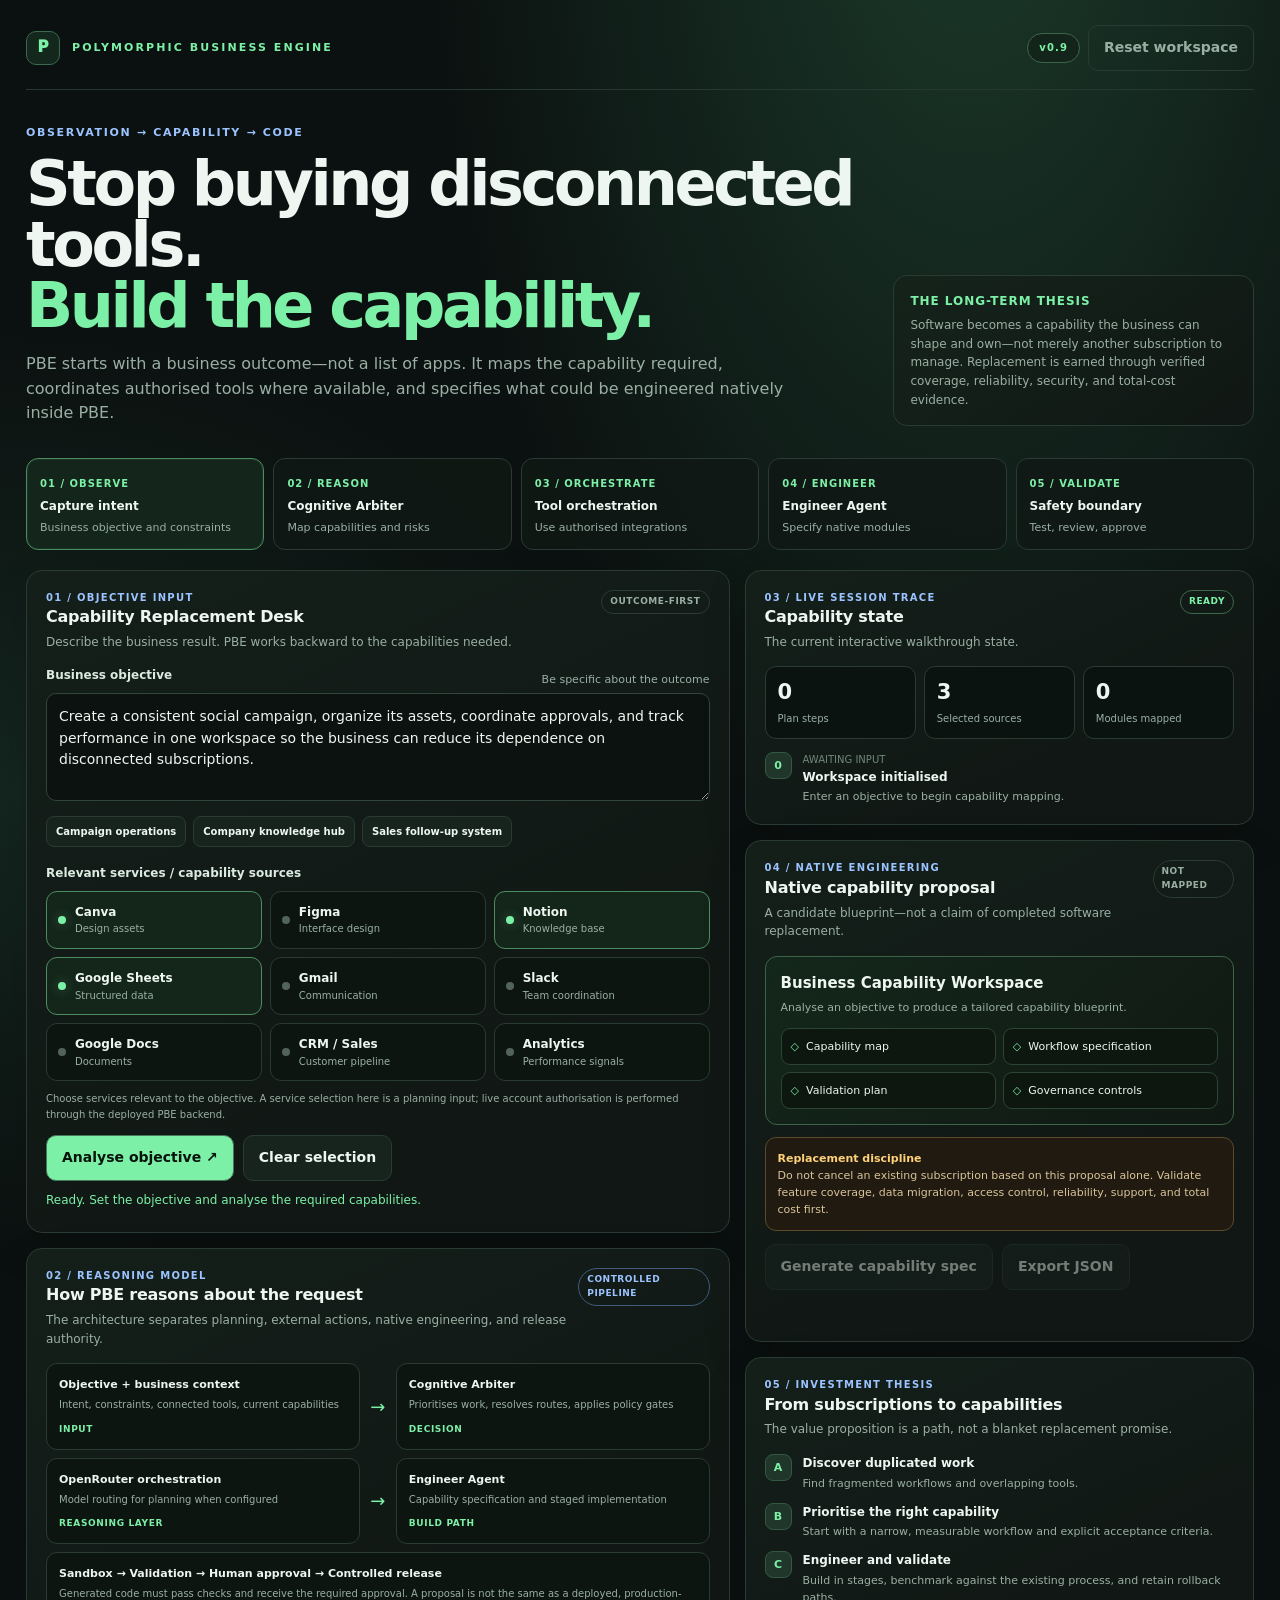
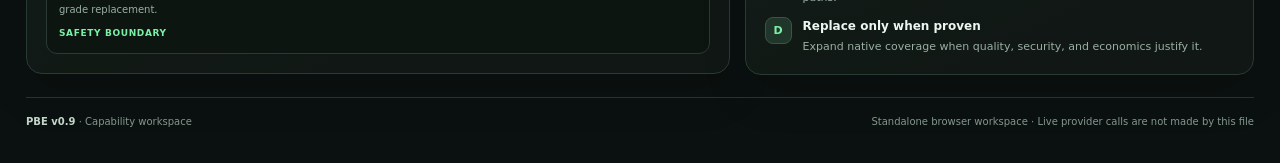
<file: PBE_Engine_v0.9 (1)/PBE_Engine_v0.9/PBE_Workspace_v0.9.html>
<!doctype html>
<html lang="en">
<head>
<meta charset="utf-8">
<meta name="viewport" content="width=device-width, initial-scale=1">
<meta name="theme-color" content="#0b1110">
<title>PBE — Capability Workspace v0.9</title>
<style>
:root{color-scheme:dark;--bg:#0b1110;--panel:#111a17;--panel2:#16221d;--line:#293b32;--text:#edf6f0;--muted:#9aafa4;--green:#7cf0a6;--blue:#9bc3ff;--amber:#ffd27a;--red:#ff9b9b;--radius:16px}
*{box-sizing:border-box}html{scroll-behavior:smooth}body{margin:0;background:radial-gradient(ellipse at 76% -12%,#1c3a2b 0,transparent 40%),radial-gradient(ellipse at 0% 45%,#14251f 0,transparent 34%),var(--bg);color:var(--text);font:14px/1.55 Inter,ui-sans-serif,system-ui,-apple-system,"Segoe UI",sans-serif}
button,textarea,input,select{font:inherit}button{border:1px solid #47785a;background:var(--green);color:#07120b;font-weight:800;border-radius:10px;padding:11px 15px;cursor:pointer;transition:transform .16s,border-color .16s,background .16s}button:hover{transform:translateY(-1px);filter:brightness(1.06)}button:focus-visible,input:focus-visible,textarea:focus-visible,select:focus-visible{outline:2px solid var(--blue);outline-offset:3px}button:disabled{opacity:.45;cursor:not-allowed;transform:none}.secondary{background:#17241e;color:var(--text);border-color:var(--line)}.quiet{background:transparent;color:var(--muted);border-color:var(--line)}.wrap{max-width:1380px;margin:auto;padding:22px 26px 34px}.top{display:flex;align-items:center;justify-content:space-between;gap:15px;flex-wrap:wrap;border-bottom:1px solid #26382f;padding:3px 0 18px}.brand{font-size:11px;letter-spacing:.19em;font-weight:900;color:var(--green)}.brandline{display:flex;align-items:center;gap:12px}.mark{display:grid;place-items:center;width:34px;height:34px;border:1px solid #3d694c;border-radius:10px;background:#14271c;color:var(--green);font-weight:950;font-size:15px}.tag{border:1px solid #3e654b;background:#13251a;color:var(--green);border-radius:999px;padding:6px 11px;font-size:10px;letter-spacing:.11em;font-weight:900}.hero{padding:34px 0 24px;display:grid;grid-template-columns:1.4fr .6fr;align-items:end;gap:26px}.kicker{font-size:11px;letter-spacing:.15em;color:var(--blue);font-weight:800}.hero h1{font-size:clamp(35px,5vw,62px);line-height:.99;letter-spacing:-.055em;margin:12px 0 15px;max-width:850px}.hero h1 span{color:var(--green)}.hero p{max-width:770px;color:var(--muted);font-size:16px;margin:0}.hero-note{border:1px solid var(--line);border-radius:14px;padding:16px;background:linear-gradient(145deg,#15231b,#101714)}.hero-note strong{display:block;color:var(--green);font-size:12px;letter-spacing:.08em;margin-bottom:6px}.hero-note p{font-size:12px}.pipeline{display:grid;grid-template-columns:repeat(5,minmax(0,1fr));gap:9px;margin:8px 0 20px}.step{position:relative;border:1px solid var(--line);background:#101815d9;border-radius:12px;padding:13px;min-height:82px}.step .n{font-size:10px;color:var(--green);font-weight:900;letter-spacing:.1em}.step strong{display:block;font-size:12px;margin:3px 0}.step small{display:block;color:var(--muted);font-size:11px}.step.active{border-color:#4b8b60;background:#14251b;box-shadow:0 0 0 1px #4b8b6022 inset}.layout{display:grid;grid-template-columns:minmax(0,1.16fr) minmax(330px,.84fr);gap:15px;align-items:start}.column{display:grid;gap:15px;min-width:0}.panel{min-width:0;border:1px solid var(--line);border-radius:var(--radius);padding:19px;background:linear-gradient(155deg,#141f1a,#101714 78%);box-shadow:0 18px 45px #0002}.panelhead{display:flex;justify-content:space-between;gap:12px;align-items:start;margin-bottom:15px}.panel h2{font-size:16px;margin:0 0 3px;letter-spacing:-.015em}.sub{font-size:12px;color:var(--muted);margin:0}.eyebrow{font-size:10px;color:var(--blue);letter-spacing:.13em;font-weight:850}.fieldlabel{display:block;font-size:12px;font-weight:800;color:#dcebe1;margin:17px 0 8px}.service-grid{display:grid;grid-template-columns:repeat(3,minmax(0,1fr));gap:8px}.service{display:flex;align-items:center;gap:9px;text-align:left;background:#0d1511;color:var(--text);border:1px solid #293b31;border-radius:11px;padding:11px;min-height:58px;font-size:12px}.service .dot{width:8px;height:8px;flex:none;border-radius:50%;background:#52645a}.service.on{border-color:#4e8b60;background:#14251a}.service.on .dot{background:var(--green);box-shadow:0 0 12px #7cf0a655}.service strong{display:block}.service small{display:block;color:var(--muted);font-size:10px;font-weight:500}.fieldrow{display:flex;justify-content:space-between;align-items:center;gap:10px}.fieldrow .sub{font-size:11px}textarea,input,select{width:100%;background:#0b1210;color:var(--text);border:1px solid #30463a;border-radius:10px;padding:12px;outline:none}textarea{min-height:108px;resize:vertical}textarea:focus,input:focus,select:focus{border-color:var(--green)}.presets{display:flex;gap:7px;flex-wrap:wrap;margin-top:8px}.preset{padding:7px 9px;font-size:10px;border-radius:8px}.actions{display:flex;gap:9px;flex-wrap:wrap;margin-top:13px}.status{min-height:22px;font-size:12px;color:var(--green);margin-top:10px}.status.warn{color:var(--amber)}.status.error{color:var(--red)}.divider{height:1px;background:var(--line);margin:17px 0}.metrics{display:grid;grid-template-columns:repeat(3,minmax(0,1fr));gap:8px;margin:13px 0}.metric{background:#0b1310;border:1px solid var(--line);border-radius:11px;padding:12px;min-width:0}.metric b{display:block;font-size:21px;line-height:1.25;letter-spacing:-.03em}.metric span{display:block;color:var(--muted);font-size:10px;margin-top:5px}.trace{display:grid;gap:11px}.event{display:grid;grid-template-columns:28px 1fr;gap:10px;align-items:start}.event .node{display:grid;place-items:center;width:27px;height:27px;border-radius:8px;background:#20362a;color:var(--green);font-weight:900;font-size:11px;border:1px solid #345943}.event strong{display:block;font-size:12px}.event p{margin:2px 0 0;color:var(--muted);font-size:11px}.event time{display:block;color:#71877a;font-size:10px}.empty{padding:18px;border:1px dashed #34473c;border-radius:11px;color:var(--muted);font-size:12px}.plan{margin-top:15px;border:1px solid var(--line);border-radius:12px;overflow:hidden}.planhead{display:flex;justify-content:space-between;align-items:center;gap:10px;padding:12px 14px;background:#18251e}.pill{display:inline-flex;align-items:center;border:1px solid var(--line);border-radius:999px;padding:4px 8px;color:var(--muted);font-size:9px;font-weight:850;letter-spacing:.06em}.pill.green{color:var(--green);border-color:#3d694b}.pill.blue{color:var(--blue);border-color:#405b7c}.planrow{display:grid;grid-template-columns:28px 1fr auto;gap:10px;align-items:start;padding:12px 14px;border-top:1px solid var(--line)}.num{display:grid;place-items:center;width:26px;height:26px;border-radius:8px;background:#20362a;color:var(--green);font-weight:900;font-size:11px}.planrow strong{font-size:12px;display:block}.planrow p{margin:3px 0 0;color:var(--muted);font-size:11px}.architecture{display:grid;grid-template-columns:1fr 20px 1fr;gap:8px;align-items:stretch}.archbox{padding:12px;border:1px solid var(--line);border-radius:11px;background:#0d1511;min-width:0}.archbox strong{font-size:11px;display:block}.archbox small{color:var(--muted);font-size:10px;display:block;margin-top:4px}.archbox .state{font-size:9px;color:var(--green);font-weight:900;letter-spacing:.07em;margin-top:10px}.arrow{display:grid;place-items:center;color:var(--green);font-size:18px}.wide{grid-column:1/-1}.capability{border:1px solid #3c6548;background:linear-gradient(140deg,#14271b,#101813);padding:15px;border-radius:12px;margin-top:10px}.capability h3{font-size:15px;margin:0 0 4px}.capability p{font-size:11px;color:var(--muted);margin:0 0 12px}.modules{display:grid;grid-template-columns:repeat(2,minmax(0,1fr));gap:7px}.module{padding:9px;border:1px solid #2b4434;background:#0d1710;border-radius:9px;font-size:11px}.module:before{content:"◇";color:var(--green);margin-right:7px}.risk{border:1px solid #5e4a2a;background:#201a10;border-radius:11px;padding:12px;margin-top:12px;font-size:11px;color:#d9c49a}.risk strong{color:var(--amber)}.footer{border-top:1px solid #26382f;margin-top:22px;padding:16px 0 0;display:flex;justify-content:space-between;gap:15px;flex-wrap:wrap;color:#84978d;font-size:10px}.footer strong{color:#c3d5c9}.hidden{display:none!important}.micro{font-size:10px;color:var(--muted)}.successbox{border:1px solid #3e694a;background:#112117;border-radius:11px;padding:12px;margin-top:12px}.successbox strong{font-size:12px;color:var(--green)}.successbox p{font-size:11px;color:var(--muted);margin:4px 0 0}.topright{display:flex;gap:8px;align-items:center;flex-wrap:wrap}
@media(max-width:920px){.hero{grid-template-columns:1fr}.hero-note{max-width:none}.layout{grid-template-columns:1fr}.pipeline{grid-template-columns:repeat(3,minmax(0,1fr))}}
@media(max-width:560px){.wrap{padding:14px}.pipeline{grid-template-columns:repeat(2,minmax(0,1fr))}.pipeline .step:last-child{grid-column:span 2}.service-grid{grid-template-columns:repeat(2,minmax(0,1fr))}.metrics{grid-template-columns:repeat(3,minmax(0,1fr))}.metric{padding:9px}.metric b{font-size:17px}.planrow{grid-template-columns:26px 1fr}.planrow .pill{grid-column:2;justify-self:start}.architecture{grid-template-columns:1fr}.arrow{transform:rotate(90deg)}.modules{grid-template-columns:1fr}}
@media(prefers-reduced-motion:reduce){*{scroll-behavior:auto!important;transition:none!important}}
</style>
</head>
<body>
<div class="wrap">
<header class="top">
  <div class="brandline"><div class="mark">P</div><div class="brand">POLYMORPHIC BUSINESS ENGINE</div></div>
  <div class="topright"><span class="tag">v0.9</span><button class="quiet" id="resetTop" type="button">Reset workspace</button></div>
</header>
<section class="hero">
  <div><div class="kicker">OBSERVATION → CAPABILITY → CODE</div><h1>Stop buying disconnected tools.<br><span>Build the capability.</span></h1><p>PBE starts with a business outcome—not a list of apps. It maps the capability required, coordinates authorised tools where available, and specifies what could be engineered natively inside PBE.</p></div>
  <aside class="hero-note"><strong>THE LONG-TERM THESIS</strong><p>Software becomes a capability the business can shape and own—not merely another subscription to manage. Replacement is earned through verified coverage, reliability, security, and total-cost evidence.</p></aside>
</section>
<section class="pipeline" aria-label="PBE capability lifecycle">
  <div class="step active" data-stage="observe"><span class="n">01 / OBSERVE</span><strong>Capture intent</strong><small>Business objective and constraints</small></div>
  <div class="step" data-stage="reason"><span class="n">02 / REASON</span><strong>Cognitive Arbiter</strong><small>Map capabilities and risks</small></div>
  <div class="step" data-stage="orchestrate"><span class="n">03 / ORCHESTRATE</span><strong>Tool orchestration</strong><small>Use authorised integrations</small></div>
  <div class="step" data-stage="engineer"><span class="n">04 / ENGINEER</span><strong>Engineer Agent</strong><small>Specify native modules</small></div>
  <div class="step" data-stage="validate"><span class="n">05 / VALIDATE</span><strong>Safety boundary</strong><small>Test, review, approve</small></div>
</section>
<div class="layout">
  <main class="column">
    <section class="panel">
      <div class="panelhead"><div><div class="eyebrow">01 / OBJECTIVE INPUT</div><h2>Capability Replacement Desk</h2><p class="sub">Describe the business result. PBE works backward to the capabilities needed.</p></div><span class="pill">OUTCOME-FIRST</span></div>
      <div class="fieldrow"><label class="fieldlabel" for="objective" style="margin-top:0">Business objective</label><span class="sub">Be specific about the outcome</span></div>
      <textarea id="objective" maxlength="1800">Create a consistent social campaign, organize its assets, coordinate approvals, and track performance in one workspace so the business can reduce its dependence on disconnected subscriptions.</textarea>
      <div class="presets" aria-label="Example objectives">
        <button type="button" class="secondary preset" data-preset="campaign">Campaign operations</button>
        <button type="button" class="secondary preset" data-preset="knowledge">Company knowledge hub</button>
        <button type="button" class="secondary preset" data-preset="sales">Sales follow-up system</button>
      </div>
      <label class="fieldlabel">Relevant services / capability sources</label>
      <div class="service-grid" id="services"></div>
      <p class="micro">Choose services relevant to the objective. A service selection here is a planning input; live account authorisation is performed through the deployed PBE backend.</p>
      <div class="actions"><button id="analyze" type="button">Analyse objective <span aria-hidden="true">↗</span></button><button class="secondary" id="clear" type="button">Clear selection</button></div>
      <div class="status" id="status" role="status" aria-live="polite">Ready. Set the objective and analyse the required capabilities.</div>
      <div id="plan" class="hidden"></div>
    </section>
    <section class="panel">
      <div class="panelhead"><div><div class="eyebrow">02 / REASONING MODEL</div><h2>How PBE reasons about the request</h2><p class="sub">The architecture separates planning, external actions, native engineering, and release authority.</p></div><span class="pill blue">CONTROLLED PIPELINE</span></div>
      <div class="architecture">
        <div class="archbox"><strong>Objective + business context</strong><small>Intent, constraints, connected tools, current capabilities</small><div class="state">INPUT</div></div><div class="arrow">→</div><div class="archbox"><strong>Cognitive Arbiter</strong><small>Prioritises work, resolves routes, applies policy gates</small><div class="state">DECISION</div></div>
        <div class="archbox"><strong>OpenRouter orchestration</strong><small>Model routing for planning when configured</small><div class="state">REASONING LAYER</div></div><div class="arrow">→</div><div class="archbox"><strong>Engineer Agent</strong><small>Capability specification and staged implementation</small><div class="state">BUILD PATH</div></div>
        <div class="archbox wide"><strong>Sandbox → Validation → Human approval → Controlled release</strong><small>Generated code must pass checks and receive the required approval. A proposal is not the same as a deployed, production-grade replacement.</small><div class="state">SAFETY BOUNDARY</div></div>
      </div>
    </section>
  </main>
  <aside class="column">
    <section class="panel">
      <div class="panelhead"><div><div class="eyebrow">03 / LIVE SESSION TRACE</div><h2>Capability state</h2><p class="sub">The current interactive walkthrough state.</p></div><span class="pill green" id="statePill">READY</span></div>
      <div class="metrics"><div class="metric"><b id="mSteps">0</b><span>Plan steps</span></div><div class="metric"><b id="mSources">3</b><span>Selected sources</span></div><div class="metric"><b id="mModules">0</b><span>Modules mapped</span></div></div>
      <div class="trace" id="trace"><div class="event"><div class="node">0</div><div><time>AWAITING INPUT</time><strong>Workspace initialised</strong><p>Enter an objective to begin capability mapping.</p></div></div></div>
    </section>
    <section class="panel">
      <div class="panelhead"><div><div class="eyebrow">04 / NATIVE ENGINEERING</div><h2>Native capability proposal</h2><p class="sub">A candidate blueprint—not a claim of completed software replacement.</p></div><span class="pill" id="moduleStatus">NOT MAPPED</span></div>
      <div class="capability" id="capability"><h3>Business Capability Workspace</h3><p>Analyse an objective to produce a tailored capability blueprint.</p><div class="modules"><div class="module">Capability map</div><div class="module">Workflow specification</div><div class="module">Validation plan</div><div class="module">Governance controls</div></div></div>
      <div class="risk"><strong>Replacement discipline</strong><br>Do not cancel an existing subscription based on this proposal alone. Validate feature coverage, data migration, access control, reliability, support, and total cost first.</div>
      <div class="actions"><button class="secondary" id="buildSpec" type="button" disabled>Generate capability spec</button><button class="secondary" id="downloadSpec" type="button" disabled>Export JSON</button></div>
      <div id="specStatus" class="status" aria-live="polite"></div>
    </section>
    <section class="panel">
      <div class="panelhead"><div><div class="eyebrow">05 / INVESTMENT THESIS</div><h2>From subscriptions to capabilities</h2><p class="sub">The value proposition is a path, not a blanket replacement promise.</p></div></div>
      <div class="trace">
        <div class="event"><div class="node">A</div><div><strong>Discover duplicated work</strong><p>Find fragmented workflows and overlapping tools.</p></div></div>
        <div class="event"><div class="node">B</div><div><strong>Prioritise the right capability</strong><p>Start with a narrow, measurable workflow and explicit acceptance criteria.</p></div></div>
        <div class="event"><div class="node">C</div><div><strong>Engineer and validate</strong><p>Build in stages, benchmark against the existing process, and retain rollback paths.</p></div></div>
        <div class="event"><div class="node">D</div><div><strong>Replace only when proven</strong><p>Expand native coverage when quality, security, and economics justify it.</p></div></div>
      </div>
    </section>
  </aside>
</div>
<footer class="footer"><span><strong>PBE v0.9</strong> · Capability workspace</span><span>Standalone browser workspace · Live provider calls are not made by this file</span></footer>
</div>
<script>
"use strict";
const catalog=[
 {name:"Canva",desc:"Design assets",kind:"Creative"},
 {name:"Figma",desc:"Interface design",kind:"Creative"},
 {name:"Notion",desc:"Knowledge base",kind:"Knowledge"},
 {name:"Google Sheets",desc:"Structured data",kind:"Data"},
 {name:"Gmail",desc:"Communication",kind:"Communication"},
 {name:"Slack",desc:"Team coordination",kind:"Communication"},
 {name:"Google Docs",desc:"Documents",kind:"Knowledge"},
 {name:"CRM / Sales",desc:"Customer pipeline",kind:"Operations"},
 {name:"Analytics",desc:"Performance signals",kind:"Data"}
];
const presets={
 campaign:{objective:"Create a consistent social campaign, organize its assets, coordinate approvals, and track performance in one workspace so the business can reduce its dependence on disconnected subscriptions.",services:["Canva","Notion","Google Sheets","Slack","Analytics"]},
 knowledge:{objective:"Create a trusted company knowledge hub that collects approved documents, makes information searchable, tracks ownership, and keeps policies current.",services:["Notion","Google Docs","Google Sheets","Slack"]},
 sales:{objective:"Create a sales follow-up system that tracks leads, assigns owners, reminds the team about next steps, and reports conversion progress.",services:["CRM / Sales","Gmail","Google Sheets","Slack","Analytics"]}
};
let selected=new Set(["Canva","Notion","Google Sheets"]);
let session={objective:"",steps:[],modules:[],proposal:null,approved:false};
const $=id=>document.getElementById(id);
function safeText(s){return String(s).replace(/[&<>"']/g,c=>({"&":"&amp;","<":"&lt;",">":"&gt;",'"':"&quot;","'":"&#39;"}[c]));}
function renderServices(){
 const root=$("services");root.replaceChildren();
 catalog.forEach(item=>{
  const b=document.createElement("button");b.type="button";b.className="service"+(selected.has(item.name)?" on":"");
  b.setAttribute("aria-pressed",String(selected.has(item.name)));
  b.innerHTML='<span class="dot" aria-hidden="true"></span><span><strong>'+safeText(item.name)+'</strong><small>'+safeText(item.desc)+'</small></span>';
  b.addEventListener("click",()=>{selected.has(item.name)?selected.delete(item.name):selected.add(item.name);renderServices();$("mSources").textContent=String(selected.size);});
  root.appendChild(b);
 });
 $("mSources").textContent=String(selected.size);
}
function setStatus(message,kind=""){const el=$("status");el.textContent=message;el.className="status"+(kind?" "+kind:"");}
function addTrace(title,detail,number){
 const e=document.createElement("div");e.className="event";
 e.innerHTML='<div class="node">'+safeText(number)+'</div><div><time>'+new Date().toLocaleTimeString([], {hour:"2-digit",minute:"2-digit"})+'</time><strong>'+safeText(title)+'</strong><p>'+safeText(detail)+'</p></div>';
 $("trace").prepend(e);
}
function deriveModules(objective,services){
 const t=objective.toLowerCase(),mods=[];
 if(/campaign|social|content|brand|asset|design|creative/.test(t)){mods.push("Asset and content library","Brand rules and reusable templates","Campaign calendar and approvals","Performance reporting");}
 if(/knowledge|document|policy|search|wiki|information|onboard/.test(t)){mods.push("Knowledge ingestion and indexing","Search and source attribution","Document ownership and review","Access policies and audit history");}
 if(/sales|lead|customer|crm|follow.?up|pipeline|conversion/.test(t)){mods.push("Lead and account workspace","Follow-up queue and reminders","Pipeline stage management","Conversion reporting");}
 if(/approval|review|sign.?off/.test(t))mods.push("Approval and review workflow");
 if(/track|report|analytics|performance|metric/.test(t))mods.push("Metrics and reporting layer");
 if(/email|communicat|message|slack|notify/.test(t))mods.push("Communication and notification layer");
 if(/data|spreadsheet|sheet|record|database/.test(t))mods.push("Structured data model and import/export");
 if(mods.length===0)mods.push("Objective-specific workspace","Workflow and task orchestration","Data model and permissions","Monitoring and reporting");
 if(services.includes("Canva")||services.includes("Figma"))mods.push("Creative asset integration boundary");
 if(services.includes("Gmail")||services.includes("Slack"))mods.push("Communication integration boundary");
 if(services.includes("Notion")||services.includes("Google Docs"))mods.push("Knowledge and document integration boundary");
 return [...new Set(mods)].slice(0,8);
}
function buildSteps(objective,services,modules){
 const serviceText=services.length?services.join(", "):"No external service selected";
 return [
  ["Interpret the objective","Extract the desired outcome, operating constraints, and success criteria."],
  ["Map the capability gap","Identify required workflows, data, permissions, and reporting."],
  ["Inspect integration options","Consider the selected sources: "+serviceText+". Live availability must be checked by the deployed backend."],
  ["Draft a native capability blueprint","Map "+modules.length+" candidate module(s) for an engineer to scope and implement."],
  ["Define validation and approval gates","Specify acceptance tests, data/security checks, human review, and rollback requirements."]
 ];
}
function renderPlan(steps){
 const root=$("plan");root.classList.remove("hidden");
 root.innerHTML='<div class="plan"><div class="planhead"><div><strong>Capability execution plan</strong><div class="micro">Review the proposed route before proceeding.</div></div><span class="pill green">REVIEW REQUIRED</span></div>'+
 steps.map((s,i)=>'<div class="planrow"><span class="num">'+(i+1)+'</span><div><strong>'+safeText(s[0])+'</strong><p>'+safeText(s[1])+'</p></div><span class="pill">'+(i===4?"GOVERNANCE":"PLAN")+'</span></div>').join("")+
 '<div class="planrow"><span class="num">✓</span><div><strong>Human decision gate</strong><p>Confirm the scope before exporting the capability specification. This standalone preview does not execute external actions or deploy code.</p></div><span class="pill green">REQUIRED</span></div></div>';
}
function analyse(){
 const objective=$("objective").value.trim();
 if(!objective){setStatus("Enter a business objective before analysis.","error");$("objective").focus();return;}
 if(objective.length>1800){setStatus("Keep the objective under 1,800 characters.","error");return;}
 const services=[...selected],modules=deriveModules(objective,services),steps=buildSteps(objective,services,modules);
 session={objective,steps,modules,proposal:null,approved:false,services};
 $("mSteps").textContent=String(steps.length);$("mModules").textContent=String(modules.length);
 $("statePill").textContent="PLAN READY";$("moduleStatus").textContent="BLUEPRINT READY";
 document.querySelectorAll("[data-stage]").forEach((el,i)=>el.classList.toggle("active",i<2));
 renderPlan(steps);renderCapability(objective,modules);
 $("buildSpec").disabled=false;$("downloadSpec").disabled=true;$("specStatus").textContent="";
 setStatus("Capability map prepared. Review the plan, then generate a structured engineering specification.");
 $("trace").replaceChildren();
 addTrace("Objective captured","PBE has a defined outcome to reason about.",1);
 addTrace("Capability gap mapped",modules.length+" candidate modules identified from the objective and selected sources.",2);
 addTrace("Integration boundaries identified","Provider availability and account permissions require the deployed integration layer.",3);
 addTrace("Validation gates defined","Testing, security review, human approval, and rollback remain required.",4);
 document.querySelector("#plan").scrollIntoView({behavior:matchMedia("(prefers-reduced-motion: reduce)").matches?"auto":"smooth",block:"nearest"});
}
function renderCapability(objective,modules){
 const title=objective.toLowerCase().includes("sales")||objective.toLowerCase().includes("lead")?"Sales Operations Workspace":objective.toLowerCase().includes("knowledge")||objective.toLowerCase().includes("policy")?"Knowledge Operations Hub":objective.toLowerCase().includes("campaign")||objective.toLowerCase().includes("social")?"Campaign Operations Workspace":"Business Capability Workspace";
 $("capability").innerHTML='<h3>'+safeText(title)+'</h3><p>Candidate scope derived from the current objective. Modules are proposed for engineering review; they are not built or deployed by this preview.</p><div class="modules">'+modules.map(m=>'<div class="module">'+safeText(m)+'</div>').join("")+'</div>';
}
function makeSpec(){
 if(!session.objective){setStatus("Analyse an objective first.","error");return;}
 session.approved=true;
 session.proposal={
  schema_version:"pbe.capability-spec.v0.9",
  product:"Polymorphic Business Engine",
  version:"0.9-standalone-preview",
  generated_at:new Date().toISOString(),
  status:"PROPOSED_NOT_IMPLEMENTED",
  objective:session.objective,
  selected_sources:session.services,
  reasoning_pipeline:["objective_capture","capability_gap_mapping","integration_boundary_review","native_blueprint","validation_and_human_approval"],
  candidate_modules:session.modules.map((name,i)=>({id:"cap-"+String(i+1).padStart(2,"0"),name,implementation_status:"PROPOSED"})),
  acceptance_gates:[
   "Define measurable functional acceptance criteria",
   "Review tenant isolation and least-privilege access",
   "Validate data import/export and migration integrity",
   "Run unit, integration, security, and failure-path tests",
   "Require authorised human approval before release",
   "Document monitoring, rollback, support, and total cost"
  ],
  external_actions_executed:false,
  deployment_performed:false,
  notes:"This specification is produced by the standalone browser workspace. It is a planning artifact, not evidence of live provider access, generated production code, or deployment."
 };
 $("downloadSpec").disabled=false;$("statePill").textContent="SPEC READY";$("moduleStatus").textContent="SPEC EXPORTED";
 document.querySelectorAll("[data-stage]").forEach(el=>el.classList.add("active"));
 addTrace("Structured capability spec prepared","Exportable JSON contains proposed modules and explicit acceptance gates.",5);
 $("specStatus").textContent="Specification generated locally. No external API was called and no code was deployed.";
 $("specStatus").className="status warn";
 setStatus("Engineering specification is ready for review and export.");
}
function downloadSpec(){
 if(!session.proposal)return;
 const blob=new Blob([JSON.stringify(session.proposal,null,2)],{type:"application/json"});
 const url=URL.createObjectURL(blob),a=document.createElement("a");
 a.href=url;a.download="pbe-capability-spec-v0.9.json";document.body.appendChild(a);a.click();a.remove();URL.revokeObjectURL(url);
 $("specStatus").textContent="JSON export prepared in your browser.";
}
function applyPreset(name){
 const p=presets[name];if(!p)return;$("objective").value=p.objective;selected=new Set(p.services);renderServices();setStatus("Example objective loaded. Analyse it to map the capability.");
}
function reset(){
 selected=new Set(["Canva","Notion","Google Sheets"]);session={objective:"",steps:[],modules:[],proposal:null,approved:false};
 $("objective").value=presets.campaign.objective;$("plan").classList.add("hidden");$("plan").replaceChildren();
 $("mSteps").textContent="0";$("mModules").textContent="0";$("mSources").textContent=String(selected.size);
 $("statePill").textContent="READY";$("moduleStatus").textContent="NOT MAPPED";
 $("capability").innerHTML='<h3>Business Capability Workspace</h3><p>Analyse an objective to produce a tailored capability blueprint.</p><div class="modules"><div class="module">Capability map</div><div class="module">Workflow specification</div><div class="module">Validation plan</div><div class="module">Governance controls</div></div>';
 $("buildSpec").disabled=true;$("downloadSpec").disabled=true;$("specStatus").textContent="";
 $("trace").innerHTML='<div class="event"><div class="node">0</div><div><time>AWAITING INPUT</time><strong>Workspace initialised</strong><p>Enter an objective to begin capability mapping.</p></div></div>';
 document.querySelectorAll("[data-stage]").forEach((el,i)=>el.classList.toggle("active",i===0));
 setStatus("Ready. Set the objective and analyse the required capabilities.");renderServices();
}
document.querySelectorAll("[data-preset]").forEach(b=>b.addEventListener("click",()=>applyPreset(b.dataset.preset)));
$("analyze").addEventListener("click",analyse);$("clear").addEventListener("click",()=>{selected.clear();renderServices();setStatus("Service selection cleared. The objective can still be analysed.")});
$("resetTop").addEventListener("click",reset);$("buildSpec").addEventListener("click",makeSpec);$("downloadSpec").addEventListener("click",downloadSpec);
renderServices();
</script>
</body></html>
</file>
